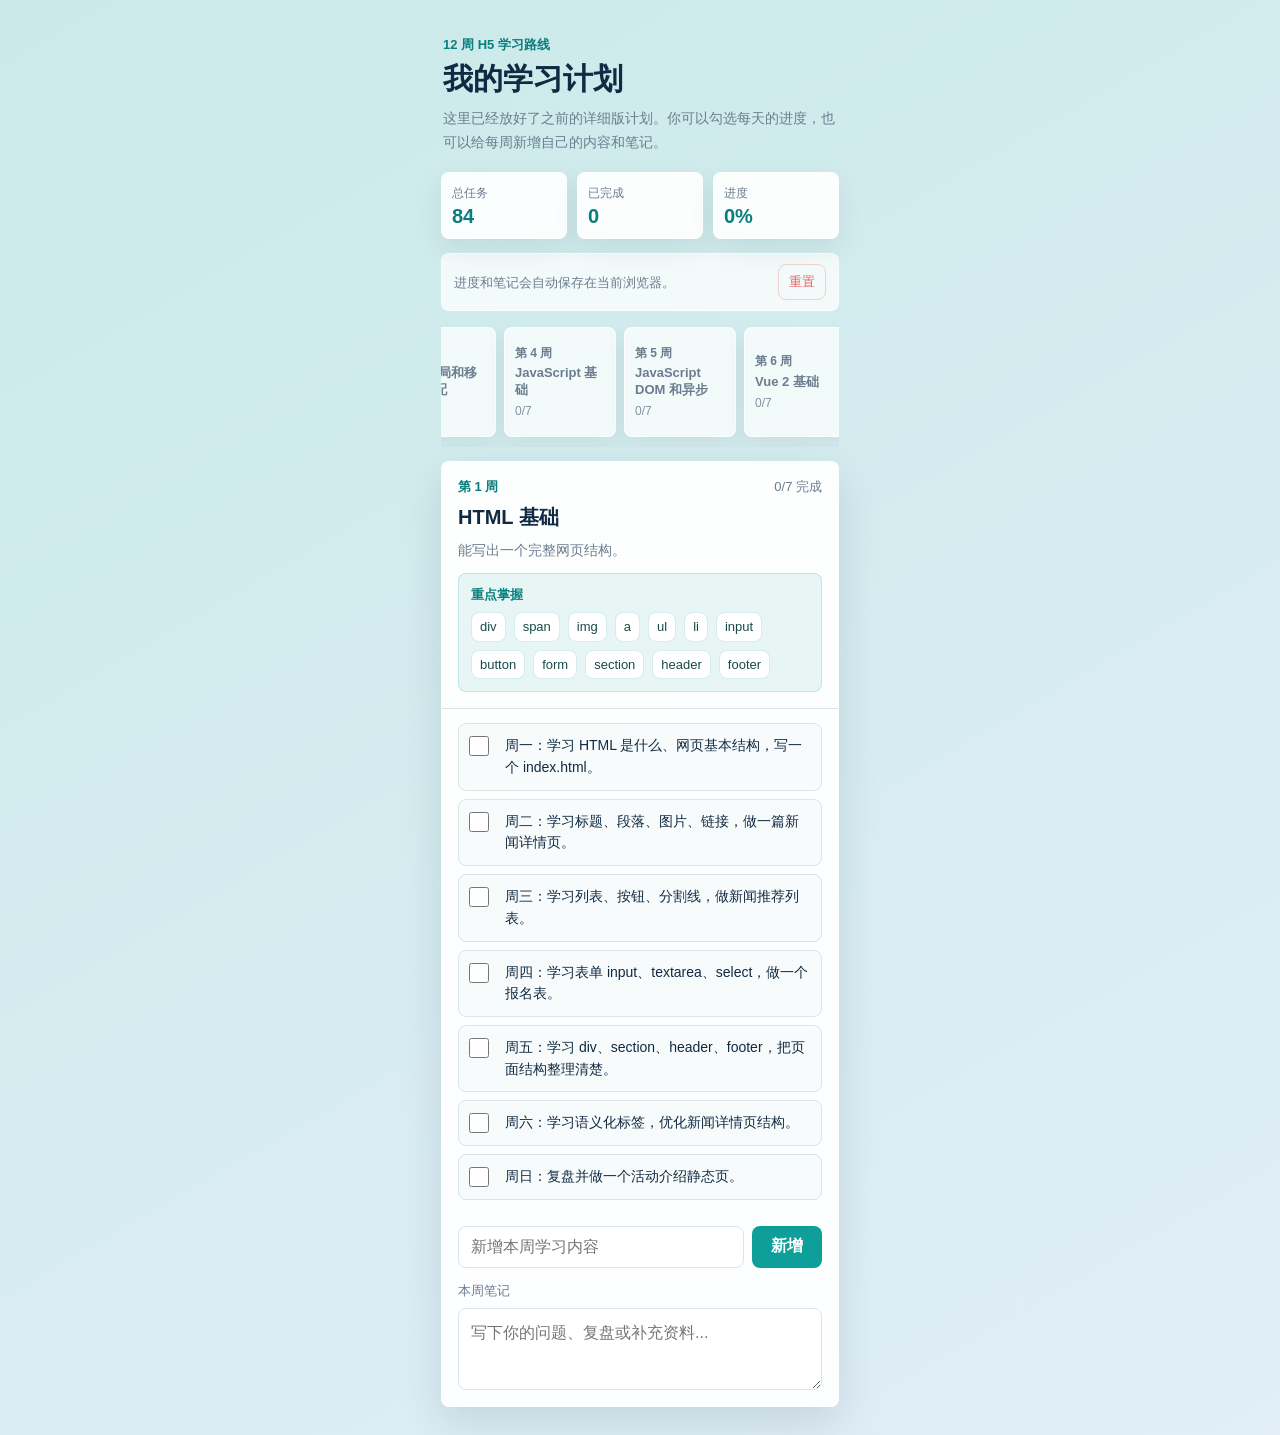
<file: index.html>
<!DOCTYPE html>
<html lang="zh-CN">
<head>
  <meta charset="UTF-8">
  <meta name="viewport" content="width=device-width, initial-scale=1">
  <meta name="theme-color" content="#0f9f9a">
  <title>H5 学习计划 ToDoList</title>
  <link rel="stylesheet" href="style.css">
</head>
<body>
  <main class="page">
    <header class="hero">
      <p class="kicker">12 周 H5 学习路线</p>
      <h1>我的学习计划</h1>
      <p class="subtitle">这里已经放好了之前的详细版计划。你可以勾选每天的进度，也可以给每周新增自己的内容和笔记。</p>
    </header>

    <section class="summary" aria-label="学习统计">
      <div class="summary-card">
        <span>总任务</span>
        <strong id="totalTasks">0</strong>
      </div>
      <div class="summary-card">
        <span>已完成</span>
        <strong id="doneTasks">0</strong>
      </div>
      <div class="summary-card">
        <span>进度</span>
        <strong id="progressRate">0%</strong>
      </div>
    </section>

    <section class="toolbar" aria-label="操作区">
      <p>进度和笔记会自动保存在当前浏览器。</p>
      <button class="reset-button" id="resetButton" type="button">重置</button>
    </section>

    <section class="week-tabs-wrap" aria-label="每周切换">
      <div class="week-tabs" id="weekTabs" role="tablist" aria-label="选择学习周"></div>
    </section>

    <section class="week-list" id="weekList" aria-label="每周学习计划"></section>
  </main>

  <script src="app.js"></script>
</body>
</html>
</file>
<file: style.css>
:root {
  --bg: #eef8f7;
  --card: #ffffff;
  --text: #102a43;
  --muted: #6b7c8f;
  --line: #d8e7e6;
  --primary: #0f9f9a;
  --primary-dark: #087f7e;
  --soft: #e7f6f5;
  --danger: #ef6461;
  --shadow: 0 16px 42px rgba(16, 42, 67, 0.12);
}

* {
  box-sizing: border-box;
}

html,
body {
  min-height: 100%;
}

body {
  margin: 0;
  color: var(--text);
  font-family: -apple-system, BlinkMacSystemFont, "Segoe UI", sans-serif;
  overflow-x: hidden;
  background:
    linear-gradient(150deg, rgba(15, 159, 154, 0.16), rgba(73, 126, 255, 0.08)),
    var(--bg);
}

button,
input,
textarea {
  font: inherit;
}

button {
  cursor: pointer;
}

.page {
  width: min(100%, 430px);
  min-height: 100vh;
  margin: 0 auto;
  padding: 24px 16px 28px;
}

.hero {
  padding: 12px 2px 18px;
}

.kicker {
  margin: 0 0 8px;
  color: var(--primary-dark);
  font-size: 13px;
  font-weight: 700;
  letter-spacing: 0;
}

h1 {
  margin: 0;
  font-size: 30px;
  line-height: 1.16;
}

.subtitle {
  margin: 10px 0 0;
  color: var(--muted);
  font-size: 14px;
  line-height: 1.7;
}

.summary {
  display: grid;
  grid-template-columns: repeat(3, 1fr);
  gap: 10px;
  margin: 0 0 14px;
}

.summary-card {
  padding: 12px 10px;
  background: rgba(255, 255, 255, 0.92);
  border: 1px solid rgba(255, 255, 255, 0.72);
  border-radius: 8px;
  box-shadow: 0 10px 28px rgba(16, 42, 67, 0.08);
}

.summary-card span {
  display: block;
  color: var(--muted);
  font-size: 12px;
}

.summary-card strong {
  display: block;
  margin-top: 4px;
  color: var(--primary-dark);
  font-size: 20px;
  line-height: 1;
}

.toolbar {
  display: flex;
  justify-content: space-between;
  align-items: center;
  gap: 10px;
  margin-bottom: 14px;
  padding: 10px 12px;
  color: var(--muted);
  background: rgba(255, 255, 255, 0.72);
  border: 1px solid rgba(255, 255, 255, 0.68);
  border-radius: 8px;
}

.toolbar p {
  margin: 0;
  font-size: 13px;
  line-height: 1.5;
}

.reset-button {
  flex: 0 0 auto;
  padding: 8px 10px;
  color: var(--danger);
  background: transparent;
  border: 1px solid rgba(239, 100, 97, 0.28);
  border-radius: 8px;
  font-size: 13px;
}

.week-tabs-wrap {
  margin: 0 0 14px;
}

.week-tabs {
  display: flex;
  gap: 8px;
  overflow-x: auto;
  padding: 2px 2px 10px;
  scroll-padding-inline: 2px;
  -webkit-overflow-scrolling: touch;
}

.week-tabs::-webkit-scrollbar {
  display: none;
}

.week-tab {
  flex: 0 0 112px;
  min-height: 64px;
  padding: 9px 10px;
  text-align: left;
  color: var(--muted);
  background: rgba(255, 255, 255, 0.72);
  border: 1px solid rgba(255, 255, 255, 0.76);
  border-radius: 8px;
  box-shadow: 0 8px 22px rgba(16, 42, 67, 0.06);
  touch-action: manipulation;
  transition: background 0.18s ease, border-color 0.18s ease, color 0.18s ease, transform 0.18s ease;
}

.week-tab:focus-visible,
.reset-button:focus-visible,
.add-button:focus-visible,
.delete-button:focus-visible {
  outline: 3px solid rgba(15, 159, 154, 0.26);
  outline-offset: 2px;
}

.week-tab.is-active {
  color: #ffffff;
  background: var(--primary);
  border-color: var(--primary);
  box-shadow: 0 12px 28px rgba(8, 127, 126, 0.2);
  transform: translateY(-1px);
}

.tab-week {
  display: block;
  font-size: 12px;
  font-weight: 700;
  line-height: 1.2;
}

.tab-title {
  display: block;
  margin-top: 5px;
  font-size: 13px;
  font-weight: 700;
  line-height: 1.3;
  overflow-wrap: anywhere;
}

.tab-progress {
  display: block;
  margin-top: 5px;
  font-size: 12px;
  line-height: 1.2;
  opacity: 0.82;
}

.week-list {
  display: grid;
  gap: 14px;
}

.week-card {
  overflow: hidden;
  background: rgba(255, 255, 255, 0.94);
  border: 1px solid rgba(255, 255, 255, 0.76);
  border-radius: 8px;
  box-shadow: var(--shadow);
}

.week-header {
  padding: 16px;
  border-bottom: 1px solid var(--line);
}

.week-topline {
  display: flex;
  justify-content: space-between;
  gap: 12px;
  margin-bottom: 8px;
}

.week-number {
  color: var(--primary-dark);
  font-size: 13px;
  font-weight: 700;
}

.week-progress {
  color: var(--muted);
  font-size: 13px;
}

.week-title {
  margin: 0;
  font-size: 20px;
  line-height: 1.35;
}

.week-goal {
  margin: 8px 0 0;
  color: var(--muted);
  font-size: 14px;
  line-height: 1.6;
}

.focus-box {
  margin-top: 12px;
  padding: 12px;
  background: var(--soft);
  border: 1px solid rgba(15, 159, 154, 0.18);
  border-radius: 8px;
}

.focus-title {
  margin: 0 0 8px;
  color: var(--primary-dark);
  font-size: 13px;
  font-weight: 700;
}

.focus-tags {
  display: flex;
  flex-wrap: wrap;
  gap: 8px;
}

.focus-tag {
  padding: 6px 8px;
  color: #174b4a;
  background: #ffffff;
  border: 1px solid rgba(15, 159, 154, 0.18);
  border-radius: 8px;
  font-size: 13px;
  line-height: 1.2;
}

.task-list {
  display: grid;
  gap: 8px;
  margin: 0;
  padding: 14px 16px 4px;
  list-style: none;
}

.task-item {
  display: grid;
  grid-template-columns: 26px 1fr;
  gap: 10px;
  align-items: flex-start;
  padding: 11px 10px;
  background: #f8fbfb;
  border: 1px solid var(--line);
  border-radius: 8px;
}

.task-item.is-done .task-text {
  color: #8ba1a6;
  text-decoration: line-through;
}

.task-check {
  width: 20px;
  height: 20px;
  margin: 1px 0 0;
  accent-color: var(--primary);
}

.task-text {
  min-width: 0;
  font-size: 14px;
  line-height: 1.55;
  overflow-wrap: anywhere;
}

.custom-list {
  display: grid;
  gap: 8px;
  margin: 0;
  padding: 4px 16px 10px;
  list-style: none;
}

.custom-item {
  display: grid;
  grid-template-columns: 26px 1fr auto;
  gap: 10px;
  align-items: flex-start;
  padding: 11px 10px;
  background: var(--soft);
  border: 1px solid rgba(15, 159, 154, 0.2);
  border-radius: 8px;
}

.custom-item.is-done .task-text {
  color: #7f9998;
  text-decoration: line-through;
}

.delete-button {
  padding: 0 2px;
  color: var(--danger);
  background: transparent;
  border: 0;
  font-size: 13px;
  line-height: 1.55;
}

.add-form {
  display: grid;
  grid-template-columns: 1fr 70px;
  gap: 8px;
  padding: 8px 16px 14px;
}

.add-input {
  width: 100%;
  min-width: 0;
  height: 42px;
  padding: 0 12px;
  color: var(--text);
  background: #ffffff;
  border: 1px solid var(--line);
  border-radius: 8px;
  outline: none;
  transition: border-color 0.18s ease, box-shadow 0.18s ease;
}

.add-input:focus,
.note-area:focus {
  border-color: var(--primary);
  box-shadow: 0 0 0 4px rgba(15, 159, 154, 0.13);
}

.add-button {
  height: 42px;
  color: #ffffff;
  font-weight: 700;
  background: var(--primary);
  border: 0;
  border-radius: 8px;
}

.note-box {
  padding: 0 16px 16px;
}

.note-label {
  display: block;
  margin-bottom: 8px;
  color: var(--muted);
  font-size: 13px;
}

.note-area {
  display: block;
  width: 100%;
  min-height: 82px;
  resize: vertical;
  padding: 12px;
  color: var(--text);
  background: #ffffff;
  border: 1px solid var(--line);
  border-radius: 8px;
  outline: none;
  line-height: 1.55;
}

.sr-only {
  position: absolute;
  width: 1px;
  height: 1px;
  padding: 0;
  margin: -1px;
  overflow: hidden;
  clip: rect(0, 0, 0, 0);
  white-space: nowrap;
  border: 0;
}

@media (max-width: 360px) {
  .page {
    padding-inline: 12px;
  }

  .summary {
    gap: 8px;
  }

  .summary-card {
    padding-inline: 8px;
  }

  .add-form {
    grid-template-columns: 1fr 62px;
  }

  .week-tab {
    flex-basis: 104px;
  }
}
</file>
